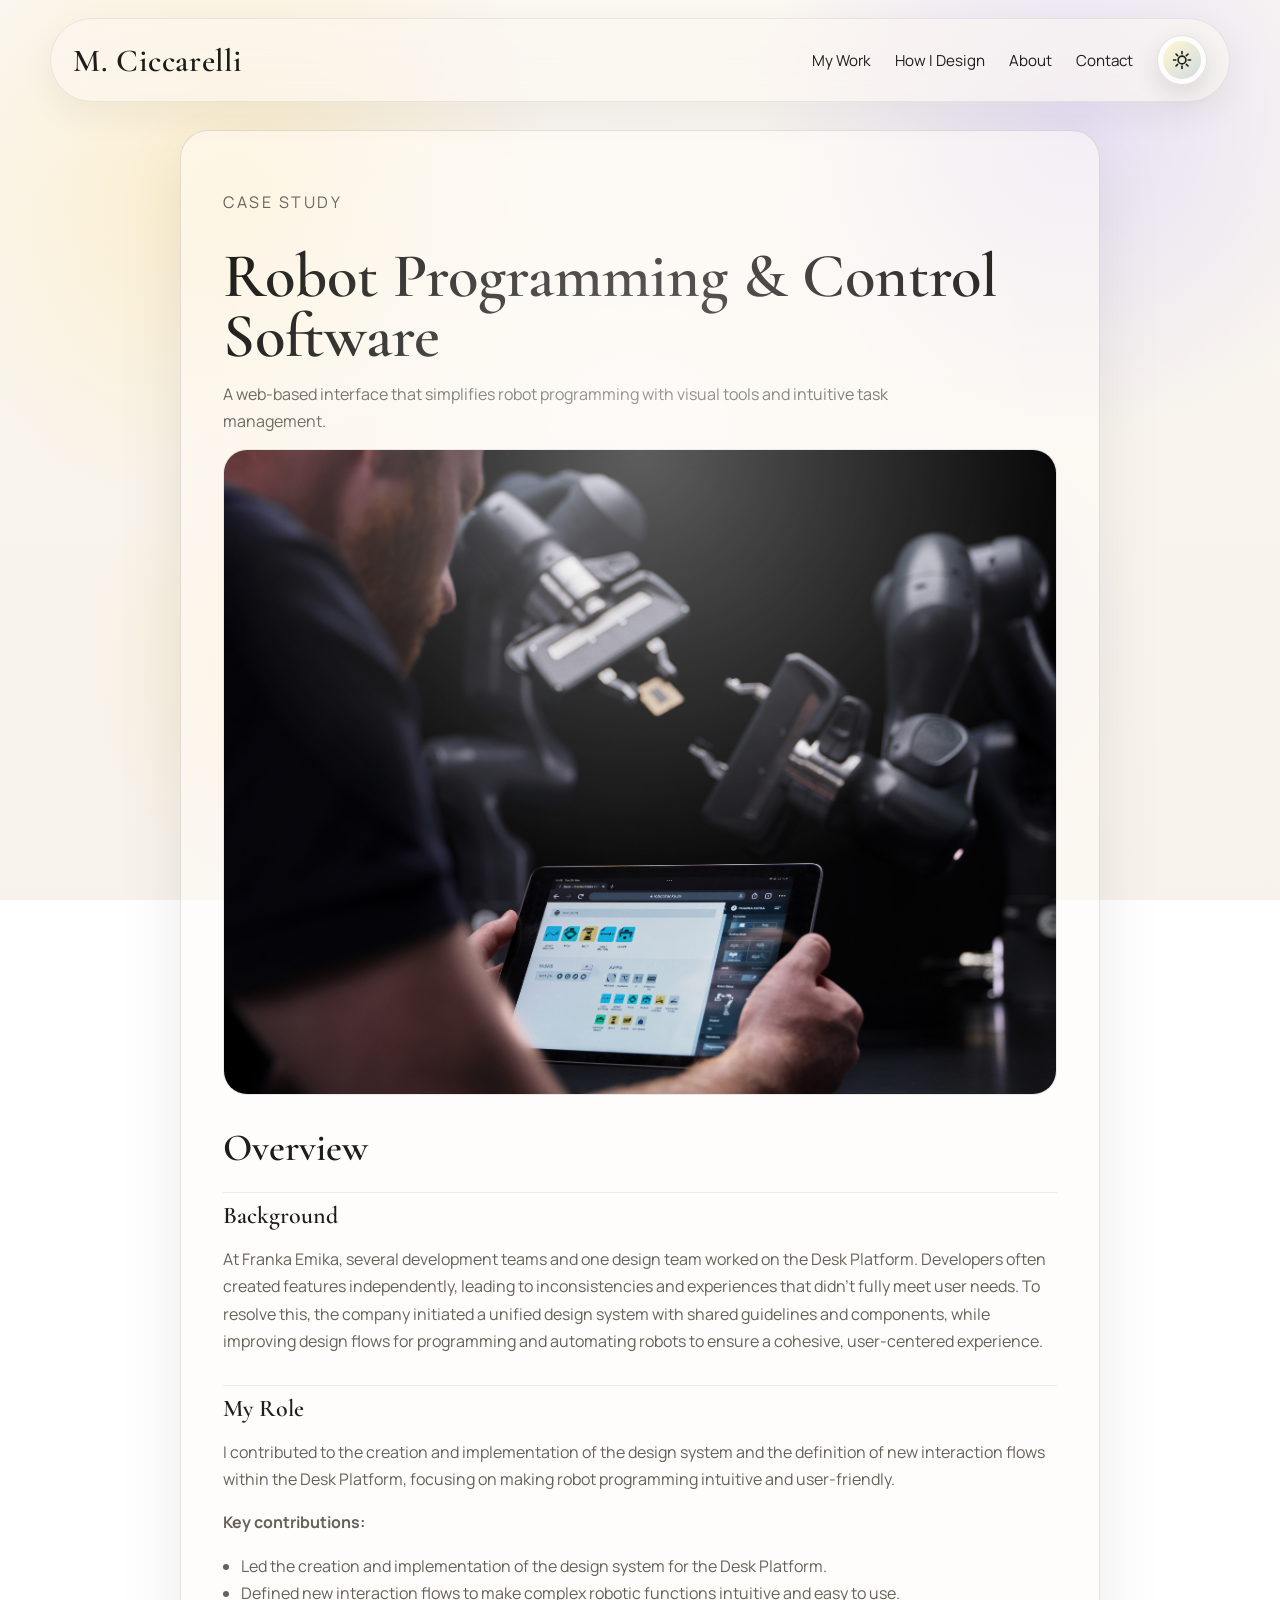
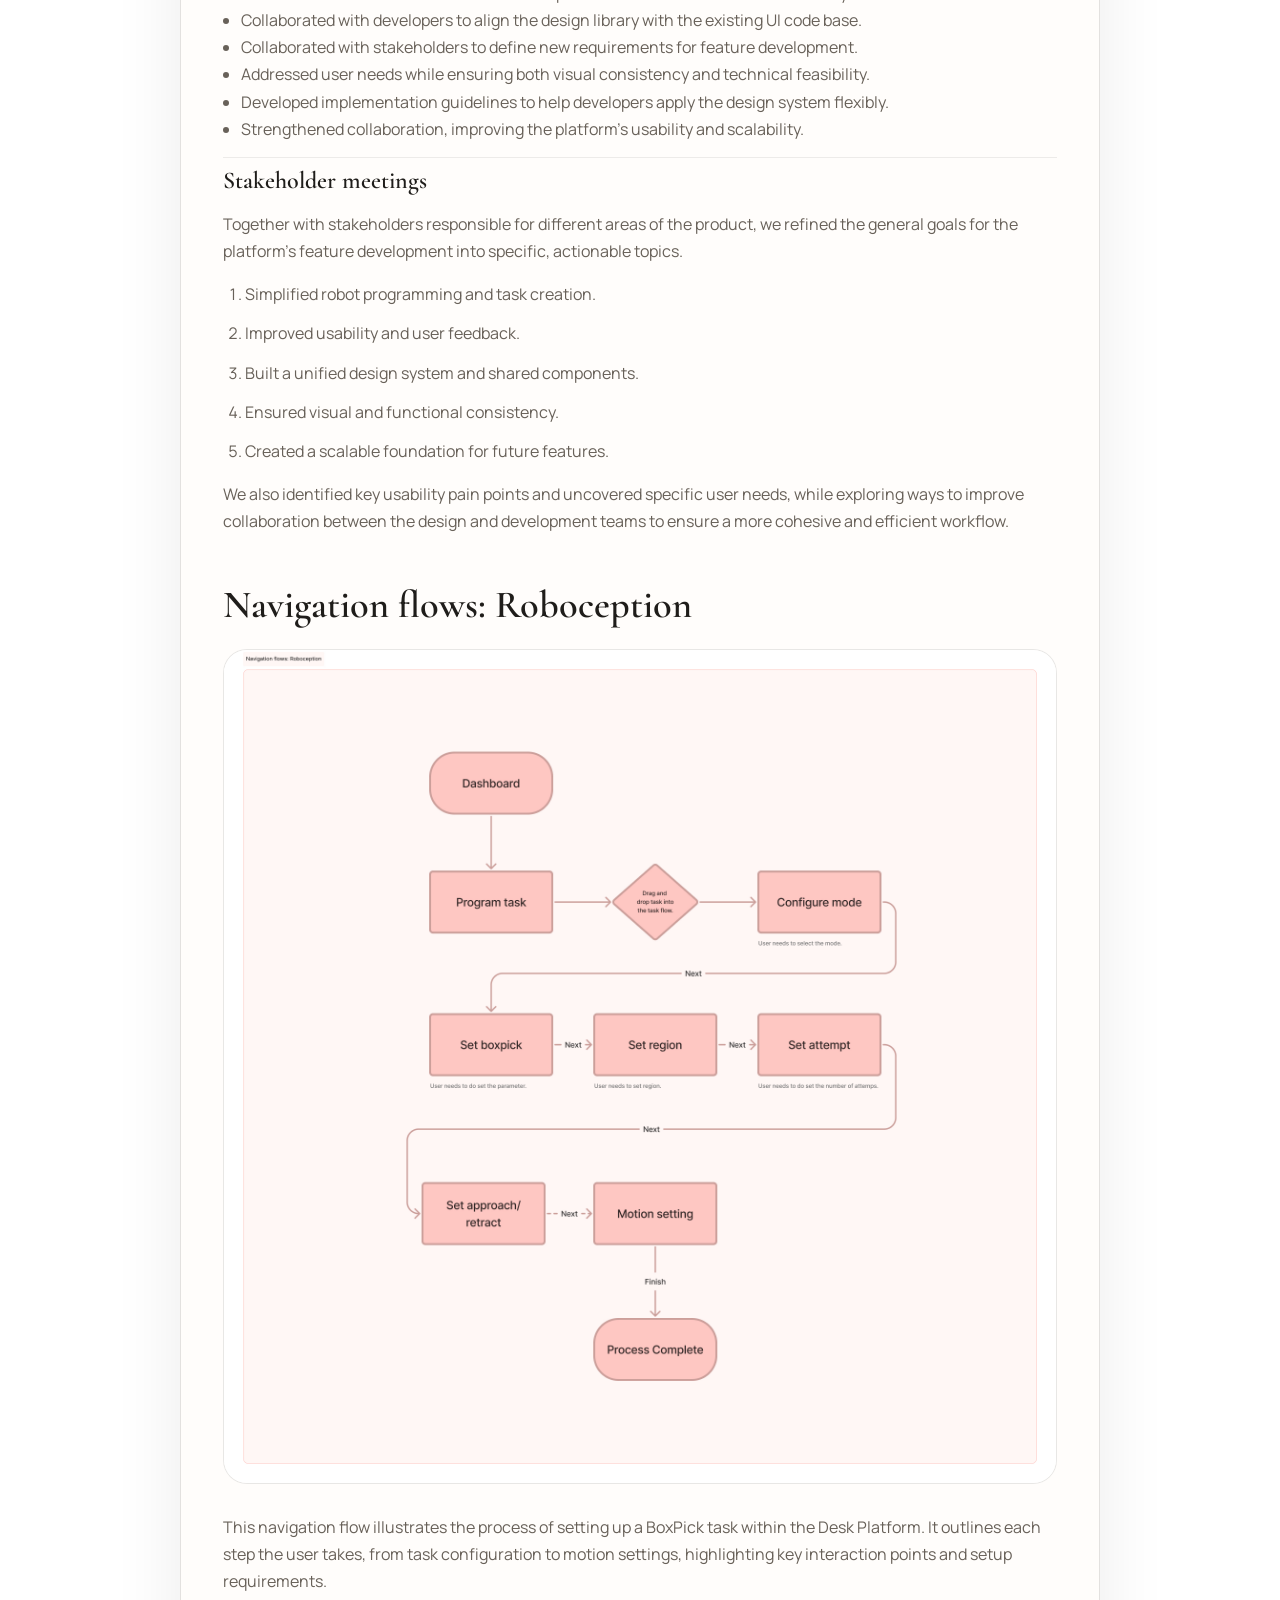
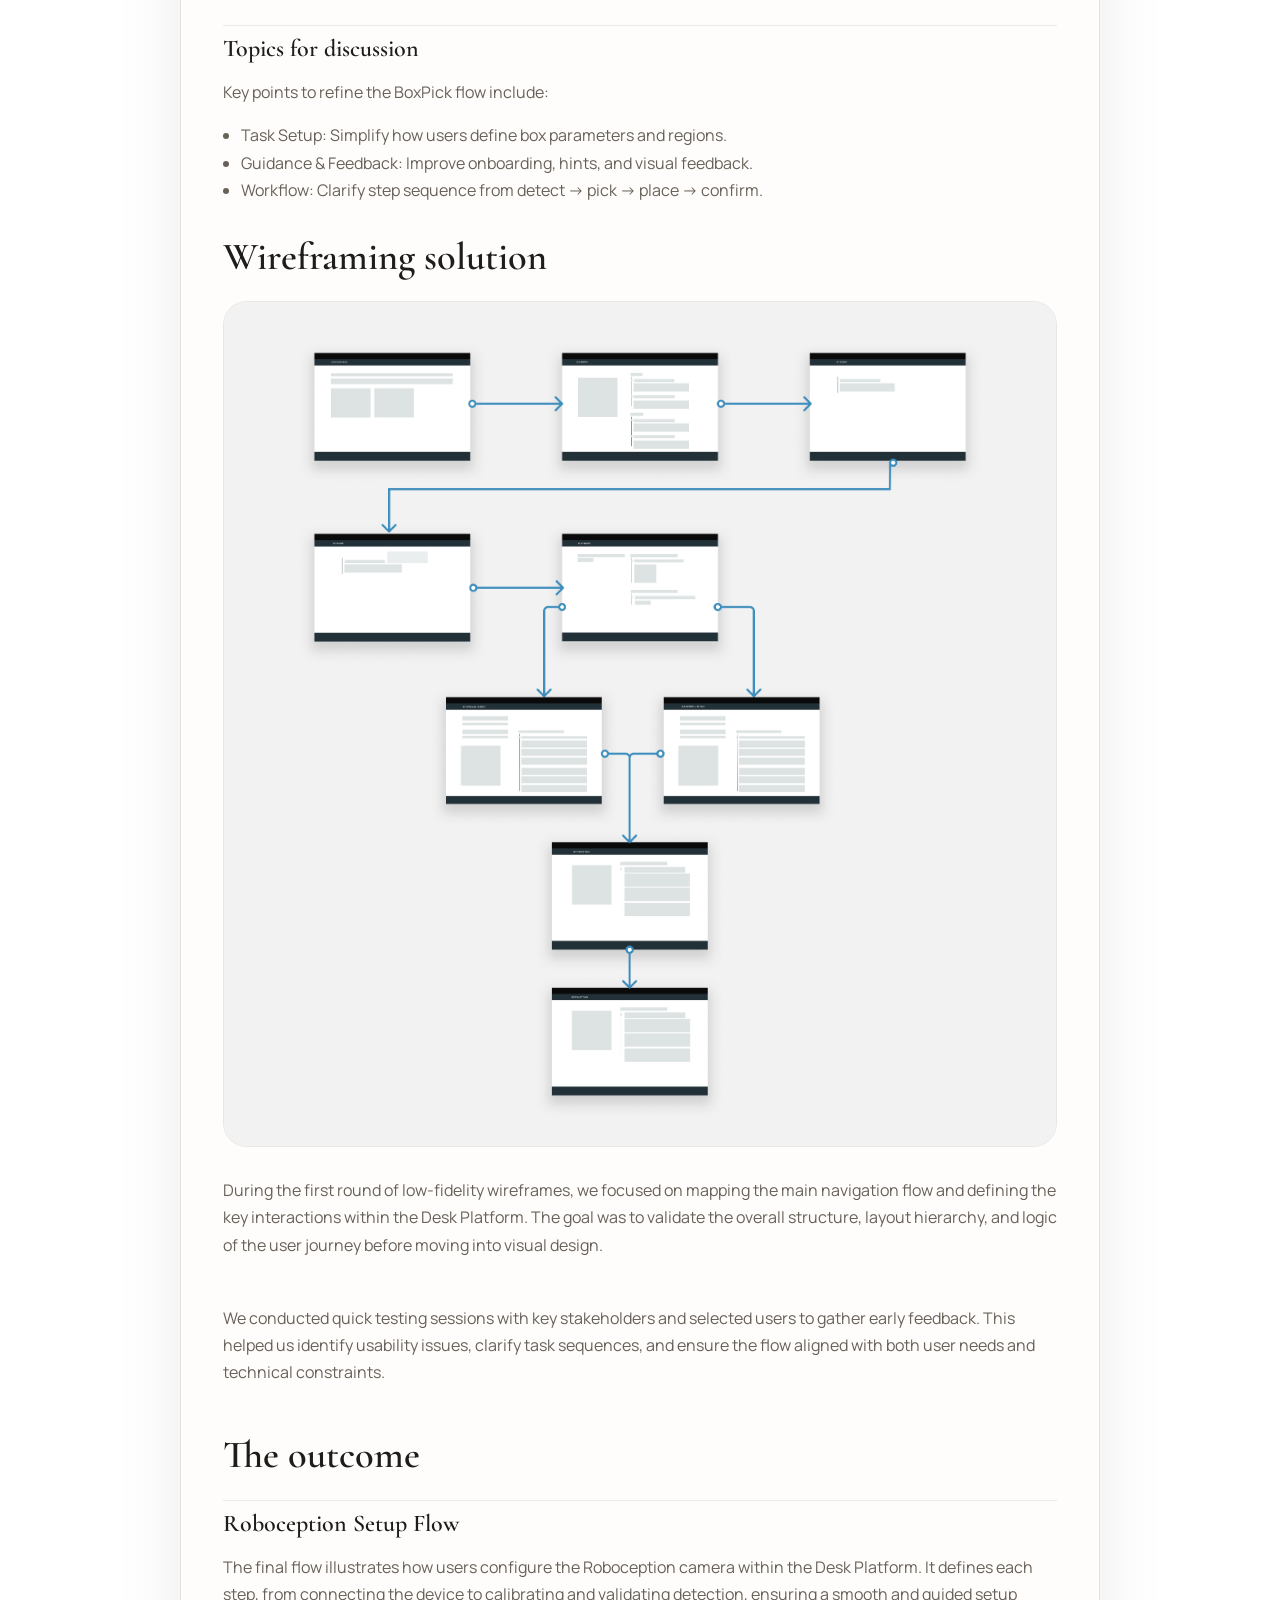
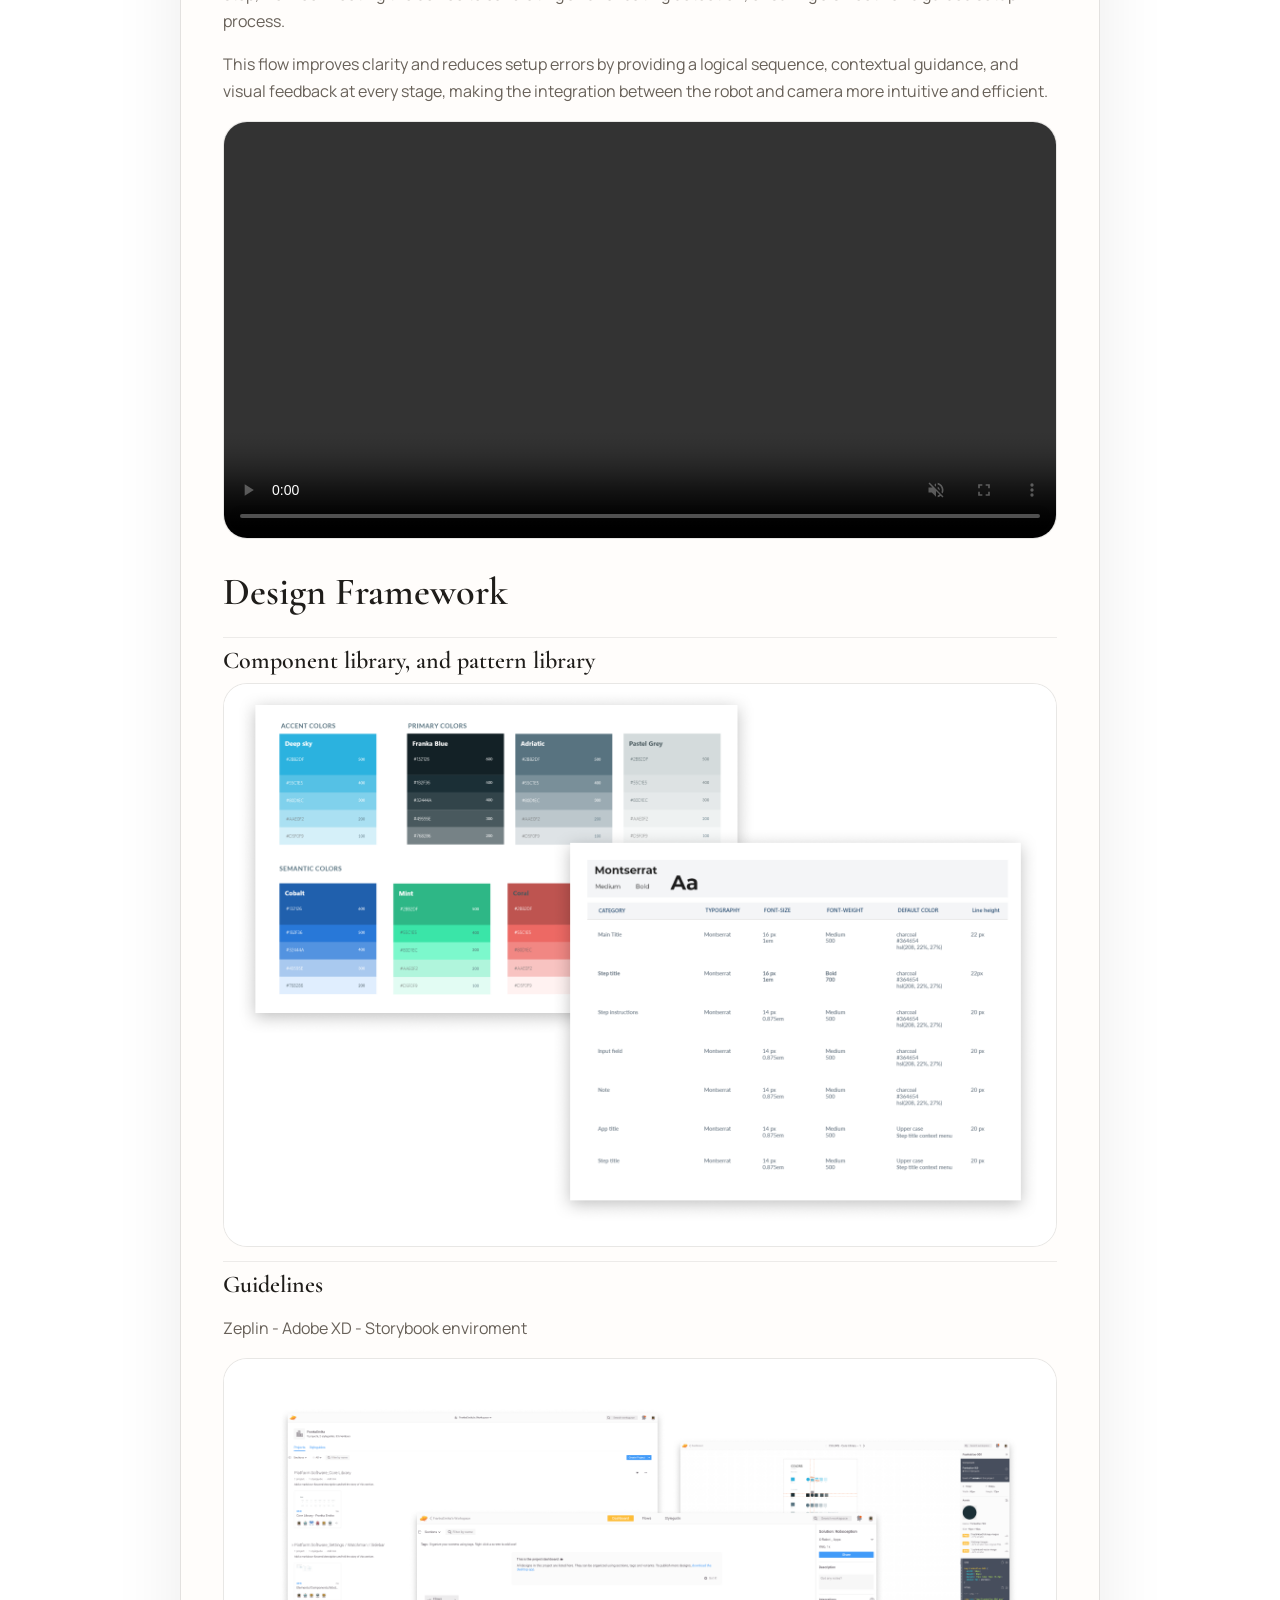
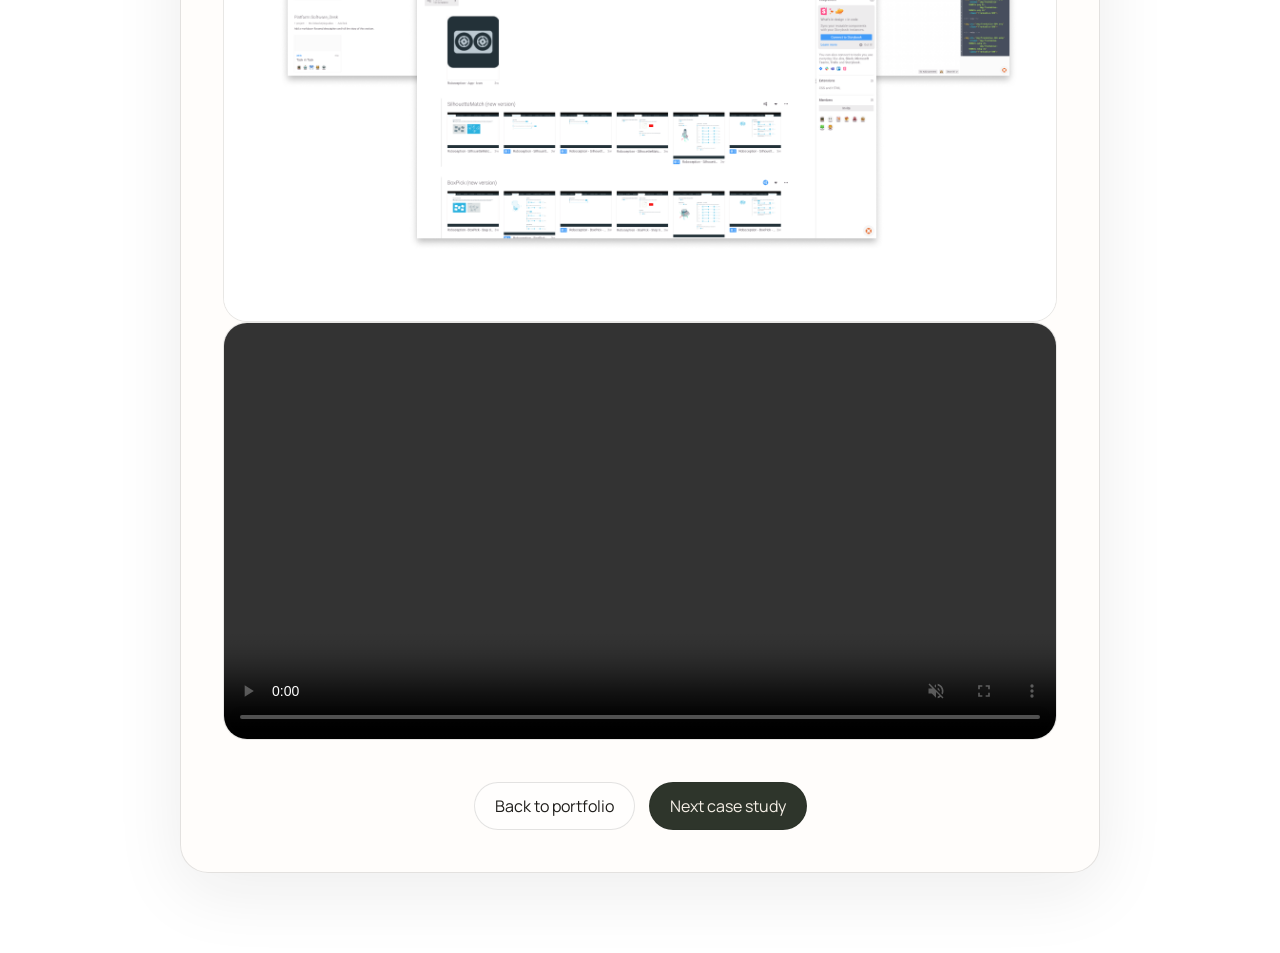
<file: robot-programming-control-software.html>
<!DOCTYPE html>
<html lang="en">
  <head>
    <meta charset="UTF-8" />
    <meta name="viewport" content="width=device-width, initial-scale=1.0" />
    <title>Robot Programming &amp; Control Software | Maria Ciccarelli</title>
    <link rel="preconnect" href="https://fonts.googleapis.com" />
    <link rel="preconnect" href="https://fonts.gstatic.com" crossorigin />
    <link
      href="https://fonts.googleapis.com/css2?family=Manrope:wght@400;500;600;700;800&family=Cormorant+Garamond:wght@500;600;700&display=swap"
      rel="stylesheet"
    />
    <link rel="stylesheet" href="styles.css" />
  </head>
  <body class="case-study-page">
    <div class="page-shell">
      <header class="site-header">
        <a class="brand" href="index.html">M. Ciccarelli</a>
        <nav class="site-nav" id="site-nav" aria-label="Primary navigation">
          <a href="index.html#work">My Work</a>
          <a href="index.html#approach">How I Design</a>
          <a href="index.html#about">About</a>
          <a href="index.html#contact">Contact</a>
        </nav>
        <div class="site-header-buttons">
          <button class="menu-toggle" type="button" aria-expanded="false" aria-controls="site-nav">
            Menu
          </button>
          <button class="theme-toggle" type="button" aria-label="Switch to dark mode" aria-pressed="false">
            <span class="theme-toggle__icon theme-toggle__icon--sun" aria-hidden="true">
              <svg viewBox="0 0 24 24" fill="none" stroke-width="1.8" stroke-linecap="round" stroke-linejoin="round">
                <circle cx="12" cy="12" r="4.25"></circle>
                <path d="M12 2.75v2.5M12 18.75v2.5M21.25 12h-2.5M5.25 12h-2.5M18.54 5.46l-1.77 1.77M7.23 16.77l-1.77 1.77M18.54 18.54l-1.77-1.77M7.23 7.23L5.46 5.46"></path>
              </svg>
            </span>
            <span class="theme-toggle__icon theme-toggle__icon--moon" aria-hidden="true">
              <svg viewBox="0 0 24 24" fill="none" stroke-width="1.8" stroke-linecap="round" stroke-linejoin="round">
                <path d="M20.2 14.2A7.7 7.7 0 1 1 9.8 3.8a6.2 6.2 0 0 0 10.4 10.4Z"></path>
              </svg>
            </span>
          </button>
        </div>
      </header>

      <main class="case-study">
        <article class="case-study-shell">
          <section class="case-study-section">
            <p class="eyebrow">Case Study</p>
            <h1 class="case-study-title">Robot Programming &amp; Control Software</h1>
            <p class="case-study-lead">
              A web-based interface that simplifies robot programming with
              visual tools and intuitive task management.
            </p>
            <img
              class="case-study-image"
              src="images/robot/franka_hero.jpg"
              alt="Robot Programming and Control Software hero visual"
            />
          </section>

          <section class="case-study-section">
            <h2>Overview</h2>
            <div class="case-study-subsection">
              <h3>Background</h3>
              <p>
                At Franka Emika, several development teams and one design team
                worked on the Desk Platform. Developers often created features
                independently, leading to inconsistencies and experiences that
                didn’t fully meet user needs. To resolve this, the company
                initiated a unified design system with shared guidelines and
                components, while improving design flows for programming and
                automating robots to ensure a cohesive, user-centered
                experience.
              </p>
            </div>
            <div class="case-study-subsection">
              <h3>My Role</h3>
              <p>
                I contributed to the creation and implementation of the design
                system and the definition of new interaction flows within the
                Desk Platform, focusing on making robot programming intuitive
                and user-friendly.
              </p>
              <p class="case-study-emphasis">Key contributions:</p>
              <ul>
                <li>Led the creation and implementation of the design system for the Desk Platform.</li>
                <li>Defined new interaction flows to make complex robotic functions intuitive and easy to use.</li>
                <li>Collaborated with developers to align the design library with the existing UI code base.</li>
                <li>Collaborated with stakeholders to define new requirements for feature development.</li>
                <li>Addressed user needs while ensuring both visual consistency and technical feasibility.</li>
                <li>Developed implementation guidelines to help developers apply the design system flexibly.</li>
                <li>Strengthened collaboration, improving the platform’s usability and scalability.</li>
              </ul>
            </div>
            <div class="case-study-subsection">
              <h3>Stakeholder meetings</h3>
              <p>
                Together with stakeholders responsible for different areas of
                the product, we refined the general goals for the platform’s
                feature development into specific, actionable topics.
              </p>
              <ol class="case-study-numbered-list">
                <li>Simplified robot programming and task creation.</li>
                <li>Improved usability and user feedback.</li>
                <li>Built a unified design system and shared components.</li>
                <li>Ensured visual and functional consistency.</li>
                <li>Created a scalable foundation for future features.</li>
              </ol>
              <p>
                We also identified key usability pain points and uncovered
                specific user needs, while exploring ways to improve
                collaboration between the design and development teams to
                ensure a more cohesive and efficient workflow.
              </p>
            </div>
          </section>

          <section class="case-study-section">
            <h2>Navigation flows: Roboception</h2>
            <img
              class="case-study-image"
              src="images/robot/Navigation flows_ Roboception.jpg"
              alt="Navigation flows Roboception"
            />
            <p>
              This navigation flow illustrates the process of setting up a
              BoxPick task within the Desk Platform. It outlines each step the
              user takes, from task configuration to motion settings,
              highlighting key interaction points and setup requirements.
            </p>
            <div class="case-study-subsection">
              <h3>Topics for discussion</h3>
              <p>Key points to refine the BoxPick flow include:</p>
              <ul>
                <li>Task Setup: Simplify how users define box parameters and regions.</li>
                <li>Guidance &amp; Feedback: Improve onboarding, hints, and visual feedback.</li>
                <li>Workflow: Clarify step sequence from detect → pick → place → confirm.</li>
              </ul>
            </div>
          </section>

          <section class="case-study-section">
            <h2>Wireframing solution</h2>
            <img
              class="case-study-image"
              src="images/robot/Wireframing solution.jpg"
              alt="Wireframing solution"
            />
            <p>
              During the first round of low-fidelity wireframes, we focused on
              mapping the main navigation flow and defining the key
              interactions within the Desk Platform. The goal was to validate
              the overall structure, layout hierarchy, and logic of the user
              journey before moving into visual design.
            </p>
            <p>
              We conducted quick testing sessions with key stakeholders and
              selected users to gather early feedback. This helped us identify
              usability issues, clarify task sequences, and ensure the flow
              aligned with both user needs and technical constraints.
            </p>
          </section>

          <section class="case-study-section">
            <h2>The outcome</h2>
            <div class="case-study-subsection">
              <h3>Roboception Setup Flow</h3>
              <p>
                The final flow illustrates how users configure the Roboception
                camera within the Desk Platform. It defines each step, from
                connecting the device to calibrating and validating detection,
                ensuring a smooth and guided setup process.
              </p>
              <p>
                This flow improves clarity and reduces setup errors by
                providing a logical sequence, contextual guidance, and visual
                feedback at every stage, making the integration between the
                robot and camera more intuitive and efficient.
              </p>
              <video
                class="case-study-image"
                src="images/robot/output.1.mp4"
                autoplay
                muted
                loop
                playsinline
                controls
                aria-label="Roboception setup flow video"
              ></video>
            </div>
          </section>

          <section class="case-study-section">
            <h2>Design Framework</h2>
            <div class="case-study-subsection">
              <h3>Component library, and pattern library</h3>
              <img
                class="case-study-image"
                src="images/robot/Component library, and pattern library.png"
                alt="Component library and pattern library"
              />
            </div>
            <div class="case-study-subsection">
              <h3>Guidelines</h3>
              <p>Zeplin - Adobe XD - Storybook enviroment</p>
              <img
                class="case-study-image"
                src="images/robot/Zeplin - Adobe XD - Storybook enviroment.png"
                alt="Zeplin Adobe XD Storybook enviroment"
              />
              <video
                class="case-study-image"
                src="images/robot/output. 2.mp4"
                autoplay
                muted
                loop
                playsinline
                controls
                aria-label="Guidelines output video"
              ></video>
            </div>
          </section>

          <section class="case-study-section">
            <div class="case-study-actions">
              <a class="button button-secondary" href="index.html#work">Back to portfolio</a>
              <a class="button button-primary" href="ai-energy-management-system.html">Next case study</a>
            </div>
          </section>
        </article>
      </main>
    </div>
    <script src="script.js"></script>
  </body>
</html>
</file>
<file: styles.css>
:root {
  --bg: #f7f2ea;
  --bg-start: #fbf7f1;
  --panel: rgba(255, 252, 247, 0.72);
  --panel-strong: rgba(255, 252, 247, 0.52);
  --text: #1f1d1a;
  --muted: #686159;
  --line: rgba(31, 29, 26, 0.12);
  --accent: #6f7a66;
  --accent-strong: #2e352b;
  --button-primary-text: #f5efe6;
  --hero-text: rgba(31, 29, 26, 0.86);
  --header-border: rgba(31, 29, 26, 0.08);
  --header-bg: rgba(251, 247, 241, 0.58);
  --header-shadow: 0 12px 35px rgba(31, 29, 26, 0.06);
  --button-surface: rgba(255, 255, 255, 0.78);
  --button-surface-soft: rgba(255, 255, 255, 0.58);
  --body-glow: radial-gradient(circle at 50% 50%, rgba(255, 255, 255, 0.46) 0%, rgba(255, 255, 255, 0) 58%);
  --glow-warm: rgba(255, 225, 138, 0.34);
  --glow-violet: rgba(187, 174, 255, 0.3);
  --glow-gold: rgba(255, 207, 92, 0.22);
  --glow-lilac: rgba(205, 193, 255, 0.22);
  --theme-toggle-track: linear-gradient(135deg, rgba(255, 247, 201, 0.95), rgba(202, 214, 222, 0.95));
  --theme-toggle-shadow: 0 10px 24px rgba(31, 29, 26, 0.12);
  --theme-focus: rgba(111, 122, 102, 0.24);
  --sand: #dccfbe;
  --olive: #c7cfbf;
  --blue: #cad6de;
  --shadow: 0 18px 70px rgba(31, 29, 26, 0.08);
  --radius: 28px;
  --max-width: 1180px;
}

:root[data-theme="dark"] {
  --bg: #10151d;
  --bg-start: #0c1017;
  --panel: rgba(20, 26, 35, 0.72);
  --panel-strong: rgba(20, 26, 35, 0.82);
  --text: #eef2f7;
  --muted: #b3bcc9;
  --line: rgba(226, 234, 245, 0.14);
  --accent: #c3d1bf;
  --accent-strong: #e6efe5;
  --button-primary-text: #1d2f4d;
  --hero-text: rgba(243, 246, 251, 0.94);
  --header-border: rgba(226, 234, 245, 0.12);
  --header-bg: rgba(13, 18, 27, 0.74);
  --header-shadow: 0 20px 44px rgba(2, 6, 12, 0.45);
  --button-surface: rgba(25, 32, 44, 0.84);
  --button-surface-soft: rgba(24, 31, 43, 0.7);
  --body-glow: radial-gradient(circle at 50% 50%, rgba(110, 136, 180, 0.14) 0%, rgba(110, 136, 180, 0) 62%);
  --glow-warm: rgba(212, 162, 63, 0.14);
  --glow-violet: rgba(125, 121, 215, 0.18);
  --glow-gold: rgba(255, 193, 94, 0.08);
  --glow-lilac: rgba(120, 116, 196, 0.16);
  --theme-toggle-track: linear-gradient(135deg, rgba(255, 223, 137, 0.34), rgba(96, 124, 173, 0.42));
  --theme-toggle-shadow: 0 14px 28px rgba(2, 6, 12, 0.36);
  --theme-focus: rgba(206, 223, 255, 0.28);
  --shadow: 0 24px 80px rgba(2, 6, 12, 0.38);
}

*,
*::before,
*::after {
  box-sizing: border-box;
}

html {
  scroll-behavior: smooth;
  color-scheme: light;
}

html[data-theme="dark"] {
  color-scheme: dark;
}

body {
  margin: 0;
  min-width: 320px;
  font-family: "Manrope", sans-serif;
  color: var(--text);
  background:
    radial-gradient(circle at 18% 22%, var(--glow-warm) 0%, rgba(255, 225, 138, 0) 26%),
    radial-gradient(circle at 84% 14%, var(--glow-violet) 0%, rgba(187, 174, 255, 0) 24%),
    radial-gradient(circle at 26% 72%, var(--glow-gold) 0%, rgba(255, 207, 92, 0) 22%),
    radial-gradient(circle at 72% 70%, var(--glow-lilac) 0%, rgba(205, 193, 255, 0) 20%),
    linear-gradient(180deg, var(--bg-start) 0%, var(--bg) 100%);
  background-attachment: fixed;
  transition: background 280ms ease, color 220ms ease;
}

.site-header,
.hero,
.intro,
.work,
.approach,
.about,
.site-footer,
.project-card,
.project-visual,
.project-content,
.about-panel,
.about-copy,
.about-note,
.about-photo-wrap {
  min-width: 0;
}

body::before {
  content: "";
  position: fixed;
  inset: 0;
  pointer-events: none;
  background-image: var(--body-glow);
  opacity: 0.8;
  mix-blend-mode: screen;
  transition: background-image 280ms ease, opacity 220ms ease;
}

.page-shell {
  width: min(calc(100% - 40px), var(--max-width));
  margin: 0 auto;
  padding-bottom: 64px;
}

.site-header,
.hero,
.intro,
.work,
.approach,
.about,
.site-footer {
  position: relative;
  z-index: 1;
}

.site-header {
  display: grid;
  grid-template-columns: auto 1fr auto;
  align-items: center;
  gap: 24px;
  padding: 16px 22px;
  margin-top: 18px;
  border: 1px solid var(--header-border);
  border-radius: 999px;
  background: var(--header-bg);
  backdrop-filter: blur(16px);
  box-shadow: var(--header-shadow);
  position: sticky;
  top: 14px;
  z-index: 20;
  transition: background-color 260ms ease, border-color 260ms ease, box-shadow 260ms ease;
}

.brand,
.site-nav a,
.button,
.text-link,
.footer-links a {
  color: inherit;
  text-decoration: none;
}

.brand {
  font-family: "Cormorant Garamond", serif;
  font-size: 2rem;
  font-weight: 600;
  letter-spacing: 0.02em;
}

.site-nav {
  display: flex;
  gap: 24px;
  font-size: 0.95rem;
  align-items: center;
  justify-self: end;
}

.site-header-buttons {
  display: flex;
  align-items: center;
  justify-self: end;
  gap: 12px;
}

.site-nav a,
.text-link,
.footer-links a {
  position: relative;
}

.site-nav a::after,
.text-link::after,
.footer-links a::after {
  content: "";
  position: absolute;
  left: 0;
  bottom: -4px;
  width: 100%;
  height: 1px;
  background: currentColor;
  transform: scaleX(0);
  transform-origin: left;
  transition: transform 180ms ease;
}

.site-nav a:hover::after,
.site-nav a:focus-visible::after,
.text-link:hover::after,
.text-link:focus-visible::after,
.footer-links a:hover::after,
.footer-links a:focus-visible::after {
  transform: scaleX(1);
}

.menu-toggle {
  display: none;
  border: 1px solid var(--line);
  border-radius: 999px;
  background: var(--button-surface);
  padding: 10px 16px;
  font: inherit;
  color: var(--text);
  transition: background-color 220ms ease, border-color 220ms ease, color 220ms ease;
}

.theme-toggle {
  width: 50px;
  height: 50px;
  border: 1px solid var(--line);
  border-radius: 999px;
  background: var(--button-surface);
  color: var(--text);
  display: inline-flex;
  align-items: center;
  justify-content: center;
  padding: 0;
  position: relative;
  overflow: hidden;
  box-shadow: var(--theme-toggle-shadow);
  cursor: pointer;
  transition:
    transform 220ms ease,
    background-color 220ms ease,
    border-color 220ms ease,
    color 220ms ease,
    box-shadow 220ms ease;
}

.theme-toggle::before {
  content: "";
  position: absolute;
  inset: 5px;
  border-radius: inherit;
  background: var(--theme-toggle-track);
  opacity: 0.92;
  transition: transform 260ms ease, opacity 220ms ease;
}

.theme-toggle:hover {
  transform: translateY(-1px);
}

.theme-toggle:focus-visible,
.menu-toggle:focus-visible {
  outline: none;
  box-shadow: 0 0 0 4px var(--theme-focus);
}

.theme-toggle__icon {
  position: absolute;
  display: inline-flex;
  align-items: center;
  justify-content: center;
  width: 22px;
  height: 22px;
  z-index: 1;
  transition: transform 240ms ease, opacity 200ms ease;
}

.theme-toggle__icon svg {
  width: 100%;
  height: 100%;
  stroke: currentColor;
}

.theme-toggle__icon--sun {
  opacity: 1;
  transform: scale(1) rotate(0deg);
}

.theme-toggle__icon--moon {
  opacity: 0;
  transform: scale(0.7) rotate(-18deg);
}

html[data-theme="dark"] .theme-toggle__icon--sun {
  opacity: 0;
  transform: scale(0.7) rotate(18deg);
}

html[data-theme="dark"] .theme-toggle__icon--moon {
  opacity: 1;
  transform: scale(1) rotate(0deg);
}

.hero,
.approach,
.about-panel,
.site-footer {
  border: 1px solid var(--line);
  background: var(--panel);
  backdrop-filter: blur(12px);
  box-shadow: var(--shadow);
}

.hero {
  padding: clamp(48px, 8vw, 92px);
  margin-top: 16px;
  overflow: hidden;
  border: none;
  background: transparent;
  backdrop-filter: none;
  box-shadow: none;
}

.intro {
  padding: clamp(28px, 5vw, 44px);
  border: none;
  background: transparent;
  backdrop-filter: none;
  box-shadow: none;
}

.eyebrow,
.project-meta,
.note-label {
  text-transform: uppercase;
  letter-spacing: 0.16em;
  font-size: 0.78rem;
  color: var(--muted);
}

h1,
h2,
h3 {
  margin: 0;
  font-weight: 600;
}

h1,
h2 {
  font-family: "Cormorant Garamond", serif;
  line-height: 0.95;
}

h1 {
  margin-top: 18px;
  max-width: 12ch;
  font-size: clamp(3.7rem, 9vw, 7rem);
}

.hero-intro {
  display: flex;
  align-items: center;
  gap: 14px;
}

.hero-spark {
  width: 16px;
  height: 16px;
  position: relative;
  border-radius: 999px;
  background:
    radial-gradient(circle at center, rgba(255, 255, 255, 0.98) 0 20%, rgba(158, 198, 214, 0.92) 21% 48%, rgba(158, 198, 214, 0.2) 49% 100%);
  box-shadow: 0 0 0 10px rgba(158, 198, 214, 0.12);
  animation: flareFloat 3.2s ease-in-out infinite;
}

.hero-copy,
.section-copy,
.project-content p,
.approach-grid p,
.about-copy p,
.about-note li {
  color: var(--muted);
  line-height: 1.7;
  font-size: 1.02rem;
  overflow-wrap: break-word;
}

.hero-copy {
  max-width: 980px;
  margin: 0;
  font-size: clamp(2.5rem, 6.6vw, 5.1rem);
  font-family: "Cormorant Garamond", serif;
  line-height: 0.98;
  color: var(--hero-text);
  letter-spacing: -0.03em;
  transition: color 260ms ease;
}

.hero-rotator {
  position: relative;
  min-height: clamp(180px, 20vw, 250px);
  margin-top: 18px;
  overflow: hidden;
}

.hero-copy-rotating {
  position: absolute;
  inset: 0 auto auto 0;
  opacity: 0;
  transform: translateY(120%);
  pointer-events: none;
  will-change: transform, opacity;
  transition:
    opacity 420ms ease,
    transform 700ms cubic-bezier(0.2, 0.8, 0.2, 1);
}

.hero-copy-rotating.is-active {
  opacity: 1;
  transform: translateY(0);
  z-index: 2;
}

.hero-copy-rotating.is-exiting {
  opacity: 0;
  transform: translateY(-120%);
  z-index: 1;
}

.hero .hero-animate {
  opacity: 0;
  transform: translateY(28px);
  filter: blur(6px);
}

.hero.is-visible .hero-animate {
  animation: heroRise 820ms cubic-bezier(0.2, 0.8, 0.2, 1) forwards;
}

.hero.is-visible .hero-animate:nth-child(1) {
  animation-delay: 80ms;
}

.hero.is-visible .hero-rotator.hero-animate {
  animation-delay: 280ms;
}

.hero.is-visible .hero-actions.hero-animate {
  animation-delay: 500ms;
}

.hero-actions {
  display: flex;
  flex-wrap: wrap;
  gap: 14px;
  margin-top: 34px;
}

.button {
  display: inline-flex;
  align-items: center;
  justify-content: center;
  min-height: 48px;
  padding: 0 20px;
  border-radius: 999px;
  border: 1px solid var(--line);
  position: relative;
  overflow: hidden;
  transition:
    transform 220ms ease,
    box-shadow 220ms ease,
    border-color 220ms ease;
}

.button::after {
  content: "";
  position: absolute;
  inset: 0;
  background: linear-gradient(120deg, transparent 0%, rgba(255, 255, 255, 0.38) 46%, transparent 72%);
  transform: translateX(-130%);
  transition: transform 420ms ease;
}

.button:hover,
.button:focus-visible {
  transform: translateY(-2px);
  box-shadow: 0 18px 35px rgba(31, 29, 26, 0.1);
}

.button:hover::after,
.button:focus-visible::after {
  transform: translateX(130%);
}

.button-primary {
  background: var(--accent-strong);
  color: var(--button-primary-text);
}

.button-secondary {
  background: var(--button-surface-soft);
}

.hero-meta {
  display: flex;
  flex-wrap: wrap;
  gap: 18px;
  margin-top: 44px;
  color: var(--muted);
}

.intro,
.work,
.approach,
.about,
.site-footer {
  margin-top: 32px;
}

.approach,
.site-footer {
  padding: clamp(28px, 5vw, 44px);
  border-radius: var(--radius);
}

.work {
  padding-top: 12px;
}

.section-heading {
  display: grid;
  gap: 14px;
  margin-bottom: 28px;
}

.section-heading h2,
.site-footer h2 {
  max-width: none;
  font-size: clamp(1.9rem, 3.8vw, 3rem);
  white-space: nowrap;
}

.approach .section-heading h2,
.about .section-heading h2 {
  white-space: normal;
  max-width: 24ch;
}

.section-copy {
  max-width: 760px;
  margin: 0;
}

.project-card {
  display: block;
}

.project-card-link {
  display: block;
}

.project-grid {
  display: grid;
  grid-template-columns: repeat(2, minmax(0, 1fr));
  gap: 34px 30px;
  margin-top: 12px;
}

.project-grid .project-card {
  transform: translateY(0);
  transition: transform 260ms ease;
}

.project-grid .project-card .project-visual {
  min-height: 360px;
  height: 360px;
}

.project-content h3,
.approach-grid h3 {
  font-family: "Cormorant Garamond", serif;
  font-size: clamp(1.45rem, 2.2vw, 1.95rem);
  line-height: 1.08;
}

.project-content p {
  margin: 0;
}

.project-highlights,
.about-note ul {
  margin: 0;
  padding-left: 18px;
  color: var(--muted);
}

.project-visual {
  min-height: 420px;
  border-radius: 34px;
  overflow: hidden;
  display: block;
  position: relative;
  isolation: isolate;
  padding: 0;
  background: #0f1115;
  transition:
    transform 420ms cubic-bezier(0.22, 1, 0.36, 1),
    box-shadow 420ms cubic-bezier(0.22, 1, 0.36, 1);
}

.project-visual::before {
  content: "";
  position: absolute;
  inset: 0;
  z-index: 0;
  pointer-events: none;
  background: linear-gradient(180deg, rgba(8, 10, 14, 0.78) 0%, rgba(8, 10, 14, 0.36) 26%, rgba(8, 10, 14, 0) 52%);
}

.soft-olive::before {
  background: linear-gradient(180deg, rgba(73, 108, 82, 0.54) 0%, rgba(73, 108, 82, 0.18) 28%, rgba(73, 108, 82, 0) 56%);
}

.warm-sand::before {
  background: linear-gradient(180deg, rgba(168, 106, 58, 0.58) 0%, rgba(168, 106, 58, 0.46) 50%, rgba(168, 106, 58, 0.14) 72%, rgba(168, 106, 58, 0) 100%);
}

.muted-blue::before {
  background: linear-gradient(180deg, rgba(70, 103, 154, 0.54) 0%, rgba(70, 103, 154, 0.18) 28%, rgba(70, 103, 154, 0) 56%);
}

.paper-white::before {
  background: linear-gradient(180deg, rgba(102, 102, 108, 0.56) 0%, rgba(102, 102, 108, 0.42) 50%, rgba(102, 102, 108, 0.14) 72%, rgba(102, 102, 108, 0) 100%);
}

.project-hover-copy {
  position: absolute;
  top: 28px;
  left: 28px;
  right: 28px;
  z-index: 2;
  opacity: 0;
  transform: translateY(16px);
  transition:
    opacity 360ms cubic-bezier(0.22, 1, 0.36, 1),
    transform 360ms cubic-bezier(0.22, 1, 0.36, 1);
}

.project-hover-copy h3 {
  margin: 0;
  color: #faf6ef;
  font-family: "Cormorant Garamond", serif;
  font-size: clamp(1.5rem, 2.5vw, 2.15rem);
  line-height: 1;
}

.project-hover-copy p {
  margin: 8px 0 0;
  color: rgba(250, 246, 239, 0.84);
  font-size: 1rem;
  line-height: 1.45;
}

.soft-olive .project-hover-copy p {
  color: #eef5ef;
}

.warm-sand .project-hover-copy p {
  color: rgba(255, 255, 255, 0.94);
}

.muted-blue .project-hover-copy p {
  color: #eef3fb;
}

.paper-white .project-hover-copy p {
  color: rgba(255, 255, 255, 0.92);
}

.project-media {
  position: absolute;
  left: 18px;
  right: 18px;
  top: 18px;
  bottom: 18px;
  border-radius: 26px;
  overflow: hidden;
  display: grid;
  place-items: center;
  padding: 20px;
  z-index: 1;
  transform: translateY(0) scale(1);
  transition: transform 420ms cubic-bezier(0.22, 1, 0.36, 1);
}

.project-card-image {
  display: block;
  width: 100%;
  height: 100%;
  object-fit: cover;
  border-radius: inherit;
}

.project-card-image-solar {
  object-position: center 10%;
}

.project-card:hover,
.project-card:focus-within {
  transform: translateY(-2px);
}

.project-card:hover .project-visual,
.project-card:focus-within .project-visual {
  box-shadow: 0 24px 60px rgba(31, 29, 26, 0.12);
}

.project-card:hover .project-hover-copy,
.project-card:focus-within .project-hover-copy {
  opacity: 1;
  transform: translateY(0);
}

.project-card:hover .project-media,
.project-card:focus-within .project-media {
  transform: translateY(58px) scale(0.92);
}

.project-card:hover .mockup-window,
.project-card:hover .mockup-phone,
.project-card:hover .mockup-home,
.project-card:hover .robot-console,
.project-card:focus-within .mockup-window,
.project-card:focus-within .mockup-phone,
.project-card:focus-within .mockup-home,
.project-card:focus-within .robot-console {
  transform: translateY(-4px);
}

.warm-sand {
  background:
    linear-gradient(135deg, rgba(255, 255, 255, 0.6), transparent),
    linear-gradient(180deg, #e2d5c5 0%, #d7c7b2 100%);
}

.soft-olive {
  background:
    radial-gradient(circle at top right, rgba(255, 255, 255, 0.55), transparent 40%),
    linear-gradient(180deg, #d5ddcd 0%, #bbc5b0 100%);
}

.muted-blue {
  background:
    linear-gradient(180deg, rgba(255, 255, 255, 0.45), transparent),
    linear-gradient(180deg, #d7e3ea 0%, #bccbd4 100%);
}

.paper-white {
  background:
    radial-gradient(circle at top center, rgba(245, 245, 245, 0.95), transparent 45%),
    linear-gradient(180deg, #f6f4f0 0%, #ece8e1 100%);
}

.mockup-window,
.mockup-phone,
.mockup-stack span {
  box-shadow: 0 24px 55px rgba(28, 25, 22, 0.12);
}

.mockup-trio {
  display: flex;
  align-items: end;
  justify-content: center;
  gap: 14px;
  width: 100%;
  height: 100%;
}

.mockup-window {
  width: min(100%, 620px);
  min-height: 260px;
  border-radius: 22px;
  background: rgba(255, 255, 255, 0.86);
  overflow: hidden;
  transition: transform 360ms cubic-bezier(0.2, 0.8, 0.2, 1);
}

.mockup-bar {
  height: 34px;
  border-bottom: 1px solid rgba(31, 29, 26, 0.08);
  background:
    radial-gradient(circle at 26px 17px, #cbb4a0 0 5px, transparent 6px),
    radial-gradient(circle at 46px 17px, #d9c7a9 0 5px, transparent 6px),
    radial-gradient(circle at 66px 17px, #bec9b2 0 5px, transparent 6px);
}

.mockup-content {
  position: relative;
  margin: 18px;
  border-radius: 16px;
}

.dashboard-layout {
  min-height: 208px;
  background:
    linear-gradient(90deg, rgba(111, 122, 102, 0.16) 0 26%, transparent 26% 100%),
    linear-gradient(rgba(31, 29, 26, 0.08) 12px, transparent 12px) top 18px left 24px / 52% 24px no-repeat,
    linear-gradient(rgba(31, 29, 26, 0.06) 100%, rgba(31, 29, 26, 0.06)) top 58px left 24px / 66% 1px no-repeat,
    linear-gradient(rgba(31, 29, 26, 0.06) 100%, rgba(31, 29, 26, 0.06)) top 92px left 24px / 56% 1px no-repeat,
    linear-gradient(rgba(31, 29, 26, 0.06) 100%, rgba(31, 29, 26, 0.06)) top 126px left 24px / 61% 1px no-repeat,
    linear-gradient(180deg, rgba(202, 214, 222, 0.52), rgba(202, 214, 222, 0.52)) top 24px right 24px / 26% 76% no-repeat,
    rgba(255, 255, 255, 0.96);
}

.mockup-phone {
  width: 230px;
  min-height: 420px;
  border-radius: 34px;
  background: rgba(255, 255, 255, 0.88);
  padding: 16px 14px;
  transition: transform 360ms cubic-bezier(0.2, 0.8, 0.2, 1);
}

.mockup-phone.is-tall {
  width: 170px;
  min-height: 360px;
}

.mockup-phone.is-featured {
  width: 200px;
  min-height: 400px;
}

.mobile-layout {
  min-height: 388px;
  background:
    radial-gradient(circle at top center, rgba(111, 122, 102, 0.28) 0 38px, transparent 39px),
    linear-gradient(rgba(31, 29, 26, 0.08) 12px, transparent 12px) top 96px center / 68% 22px no-repeat,
    linear-gradient(rgba(31, 29, 26, 0.05) 100%, rgba(31, 29, 26, 0.05)) top 140px center / 78% 1px no-repeat,
    linear-gradient(rgba(31, 29, 26, 0.05) 100%, rgba(31, 29, 26, 0.05)) top 180px center / 66% 1px no-repeat,
    linear-gradient(180deg, rgba(202, 214, 222, 0.45), rgba(202, 214, 222, 0.45)) bottom 26px center / 78% 34% no-repeat,
    rgba(255, 255, 255, 0.96);
}

.ai-layout {
  background:
    linear-gradient(rgba(31, 29, 26, 0.08) 12px, transparent 12px) top 28px center / 58% 22px no-repeat,
    linear-gradient(180deg, rgba(141, 162, 224, 0.28), rgba(141, 162, 224, 0.18)) top 74px center / 78% 84px no-repeat,
    linear-gradient(rgba(31, 29, 26, 0.05) 100%, rgba(31, 29, 26, 0.05)) top 176px center / 68% 1px no-repeat,
    linear-gradient(rgba(31, 29, 26, 0.05) 100%, rgba(31, 29, 26, 0.05)) top 206px center / 74% 1px no-repeat,
    linear-gradient(180deg, rgba(207, 223, 244, 0.58), rgba(207, 223, 244, 0.38)) bottom 28px center / 80% 28% no-repeat,
    rgba(255, 255, 255, 0.96);
}

.ai-layout.feature {
  background:
    linear-gradient(rgba(31, 29, 26, 0.08) 14px, transparent 14px) top 28px center / 60% 26px no-repeat,
    linear-gradient(180deg, rgba(118, 147, 235, 0.3), rgba(118, 147, 235, 0.22)) top 80px center / 82% 100px no-repeat,
    radial-gradient(circle at 50% 228px, rgba(118, 147, 235, 0.22) 0 44px, transparent 45px),
    linear-gradient(180deg, rgba(207, 223, 244, 0.62), rgba(207, 223, 244, 0.4)) bottom 24px center / 84% 30% no-repeat,
    rgba(255, 255, 255, 0.98);
}

.solar-window {
  background: rgba(255, 255, 255, 0.92);
}

.solar-layout {
  min-height: 208px;
  background:
    linear-gradient(180deg, rgba(195, 163, 118, 0.26), rgba(195, 163, 118, 0.2)) top 22px left 20px / 22% 82% no-repeat,
    linear-gradient(135deg, rgba(90, 82, 71, 0.82), rgba(120, 113, 98, 0.82)) top 18px right 20px / 64% 84% no-repeat,
    linear-gradient(45deg, rgba(234, 203, 162, 0.8) 0 12%, transparent 12% 20%, rgba(234, 203, 162, 0.8) 20% 32%, transparent 32% 40%, rgba(234, 203, 162, 0.8) 40% 52%, transparent 52% 60%, rgba(234, 203, 162, 0.8) 60% 72%, transparent 72% 80%, rgba(234, 203, 162, 0.8) 80% 92%, transparent 92%) top 34px right 42px / 44% 54% no-repeat,
    rgba(255, 255, 255, 0.97);
}

.micro-grid {
  gap: 18px;
}

.mockup-home {
  width: 210px;
  min-height: 280px;
  border-radius: 24px;
  background:
    linear-gradient(180deg, #d3e4f4 0%, #eef5fb 44%, #f6f5f0 44%, #f6f5f0 100%);
  position: relative;
  box-shadow: 0 24px 55px rgba(28, 25, 22, 0.12);
  transition: transform 360ms cubic-bezier(0.2, 0.8, 0.2, 1);
}

.mockup-home::before {
  content: "";
  position: absolute;
  left: 22px;
  right: 22px;
  bottom: 34px;
  height: 138px;
  background:
    linear-gradient(135deg, transparent 0 38%, #d5d9de 38% 62%, transparent 62%) top center / 100% 48px no-repeat,
    linear-gradient(180deg, #f9f9f7, #ebebe7) bottom center / 100% 98px no-repeat,
    linear-gradient(90deg, rgba(95, 127, 167, 0.4) 0 50%, transparent 50%) bottom 86px center / 88% 28px no-repeat;
  border-radius: 18px;
}

.micro-layout {
  background:
    linear-gradient(rgba(31, 29, 26, 0.08) 12px, transparent 12px) top 26px center / 54% 22px no-repeat,
    linear-gradient(180deg, rgba(31, 29, 26, 0.06), rgba(31, 29, 26, 0.06)) top 84px center / 70% 1px no-repeat,
    linear-gradient(180deg, rgba(235, 191, 112, 0.3), rgba(235, 191, 112, 0.18)) bottom 30px center / 78% 28% no-repeat,
    rgba(255, 255, 255, 0.96);
}

.mockup-stack {
  position: relative;
  width: min(100%, 360px);
  min-height: 240px;
}

.mockup-stack span {
  position: absolute;
  inset: 0;
  border-radius: 24px;
  background: rgba(255, 255, 255, 0.82);
}

.mockup-stack span:nth-child(1) {
  transform: rotate(-8deg) translate(-12px, 10px);
}

.mockup-stack span:nth-child(2) {
  transform: rotate(4deg) translate(10px, -10px);
}

.mockup-stack span:nth-child(3) {
  background:
    linear-gradient(rgba(31, 29, 26, 0.08) 12px, transparent 12px) top 34px left 26px / 44% 22px no-repeat,
    linear-gradient(rgba(31, 29, 26, 0.05) 100%, rgba(31, 29, 26, 0.05)) top 78px left 26px / 56% 1px no-repeat,
    linear-gradient(rgba(31, 29, 26, 0.05) 100%, rgba(31, 29, 26, 0.05)) top 110px left 26px / 64% 1px no-repeat,
    linear-gradient(180deg, rgba(111, 122, 102, 0.18), rgba(111, 122, 102, 0.18)) bottom 26px right 26px / 32% 38% no-repeat,
    rgba(255, 255, 255, 0.9);
}

.approach-grid {
  display: grid;
  grid-template-columns: repeat(3, minmax(0, 1fr));
  gap: 20px;
}

.approach-grid article {
  padding: 22px;
  border-radius: 22px;
  border: 1px solid var(--line);
  background: rgba(255, 252, 247, 0.48);
}

.approach-list {
  display: grid;
  grid-template-columns: repeat(3, minmax(0, 1fr));
  gap: 20px;
}

.approach-block {
  display: grid;
  gap: 18px;
  padding: 24px 22px;
  border: 1px solid var(--line);
  border-radius: 24px;
  background: transparent;
  backdrop-filter: blur(10px);
  transition:
    transform 240ms ease,
    border-color 240ms ease,
    box-shadow 240ms ease,
    background-color 240ms ease;
}

.approach-block h3 {
  font-family: "Cormorant Garamond", serif;
  font-size: clamp(1.45rem, 2.2vw, 1.95rem);
  line-height: 1.08;
  color: #d5bd85;
}

.approach-items {
  display: grid;
  gap: 14px;
  margin: 0;
  padding: 0;
  list-style: none;
}

.approach-items li {
  display: grid;
  gap: 5px;
  padding-top: 14px;
  border-top: 1px solid var(--line);
}

.approach-items li:first-child {
  padding-top: 0;
  border-top: 0;
}

.approach-items span {
  margin: 0;
  color: var(--muted);
  line-height: 1.7;
  font-size: 1.02rem;
}

.approach-items strong {
  color: var(--text);
  font-size: 0.98rem;
  line-height: 1.45;
}

.approach-block:hover,
.approach-block:focus-within {
  transform: translateY(-3px);
  box-shadow: 0 18px 40px rgba(31, 29, 26, 0.08);
}

.about-panel {
  display: grid;
  grid-template-columns: 1.25fr 0.75fr;
  gap: 24px;
  padding: clamp(28px, 5vw, 44px);
  border-radius: var(--radius);
}

.about-copy {
  display: grid;
  gap: 16px;
}

.about-photo-wrap {
  border-radius: 24px;
  border: 1px solid var(--line);
  background: rgba(255, 255, 255, 0.54);
  overflow: hidden;
  position: relative;
}

.about-photo {
  display: block;
  width: 100%;
  height: 100%;
  min-height: 560px;
  object-fit: cover;
  object-position: center;
  filter: grayscale(1) brightness(1.12) contrast(0.94);
}

.about-photo-wrap::after {
  content: "";
  position: absolute;
  inset: 0;
  background: rgba(255, 255, 255, 0.3);
  pointer-events: none;
}

.about-note {
  padding: 24px;
  border-radius: 24px;
  border: 1px solid var(--line);
  background: rgba(255, 255, 255, 0.54);
}

.site-footer {
  display: grid;
  gap: 18px;
}

.case-study-page .page-shell {
  padding-bottom: 80px;
}

.case-study-shell {
  margin-top: 28px;
  border: 1px solid var(--line);
  background: var(--panel-strong);
  box-shadow: var(--shadow);
  border-radius: var(--radius);
  padding: clamp(24px, 4vw, 42px);
  display: grid;
  gap: 34px;
  max-width: 920px;
  margin-left: auto;
  margin-right: auto;
  transition: background-color 260ms ease, border-color 260ms ease, box-shadow 260ms ease;
}

.case-study-meta {
  display: flex;
  flex-wrap: wrap;
  gap: 14px;
  color: var(--muted);
  font-size: 0.95rem;
}

.case-study-title {
  font-family: "Cormorant Garamond", serif;
  font-size: clamp(2.45rem, 4.9vw, 4.2rem);
  line-height: 0.96;
  margin: 0;
  max-width: none;
  width: 100%;
  white-space: normal;
}

.case-study-lead {
  max-width: 760px;
  color: var(--muted);
  font-size: 1.06rem;
  line-height: 1.75;
  margin: 0;
}

.case-study-placeholder {
  min-height: 360px;
  border-radius: 24px;
  border: 1px solid rgba(31, 29, 26, 0.1);
  background: linear-gradient(180deg, rgba(216, 216, 216, 0.8), rgba(196, 196, 196, 0.8));
  position: relative;
  overflow: hidden;
}

.case-study-placeholder::before {
  content: "Project image placeholder";
  position: absolute;
  inset: 50% auto auto 50%;
  transform: translate(-50%, -50%);
  color: rgba(31, 29, 26, 0.5);
  font-size: 0.92rem;
  letter-spacing: 0.08em;
  text-transform: uppercase;
}

.case-study-image {
  display: block;
  width: 100%;
  min-height: 360px;
  border-radius: 24px;
  border: 1px solid rgba(31, 29, 26, 0.1);
  object-fit: cover;
  background: rgba(255, 255, 255, 0.42);
}

.case-study-section {
  display: grid;
  gap: 14px;
}

.case-study-grid {
  display: grid;
  grid-template-columns: 1fr;
  gap: 24px;
  align-items: start;
}

.case-study-label {
  margin: 0;
  text-transform: uppercase;
  letter-spacing: 0.16em;
  font-size: 0.74rem;
  color: var(--muted);
}

.case-study-section h2 {
  font-family: "Cormorant Garamond", serif;
  font-size: clamp(1.7rem, 3vw, 2.4rem);
  line-height: 1.02;
  margin: 0 0 10px;
  white-space: normal;
}

.case-study-section p,
.case-study-section li {
  color: var(--muted);
  line-height: 1.7;
  font-size: 1rem;
}

.case-study-section ul {
  margin: 0;
  padding-left: 18px;
}

.case-study-highlights {
  display: grid;
  grid-template-columns: repeat(3, minmax(0, 1fr));
  gap: 16px;
}

.case-study-highlights article {
  padding: 18px;
  border: 1px solid var(--line);
  border-radius: 20px;
  background: rgba(255, 255, 255, 0.42);
}

.case-study-highlights h3 {
  font-family: "Cormorant Garamond", serif;
  font-size: 1.45rem;
  margin: 0 0 8px;
}

.case-study-subsection {
  padding-top: 8px;
  border-top: 1px solid rgba(31, 29, 26, 0.08);
}

.case-study-block {
  display: grid;
  gap: 14px;
}

.case-study-numbered-list {
  margin: 0;
  padding-left: 22px;
  color: var(--muted);
}

.case-study-numbered-list li + li {
  margin-top: 12px;
}

.case-study-emphasis {
  font-weight: 700;
  color: var(--text);
}

.case-study-subsection h3 {
  font-family: "Cormorant Garamond", serif;
  font-size: 1.5rem;
  margin: 0 0 8px;
}

.case-study-actions {
  display: flex;
  flex-wrap: wrap;
  justify-content: center;
  gap: 14px;
  padding-top: 8px;
}

.robot-scene {
  position: relative;
  width: 100%;
  min-height: 100%;
  height: 100%;
}

.robot-arm {
  position: absolute;
  left: 12%;
  top: 8%;
  width: 220px;
  height: 220px;
}

.joint {
  position: absolute;
  display: block;
  border-radius: 999px;
  background: linear-gradient(180deg, #fefefe 0%, #d8d8d8 100%);
  box-shadow: 0 18px 36px rgba(28, 25, 22, 0.12);
}

.joint-a {
  width: 92px;
  height: 92px;
  left: 0;
  top: 26px;
}

.joint-b {
  width: 146px;
  height: 54px;
  left: 56px;
  top: 76px;
  transform: rotate(-28deg);
}

.joint-c {
  width: 128px;
  height: 48px;
  left: 98px;
  top: 122px;
  transform: rotate(32deg);
}

.robot-console {
  position: absolute;
  right: 6%;
  bottom: 0;
  width: 270px;
  min-height: 168px;
  border-radius: 22px 22px 0 0;
  background: rgba(22, 27, 32, 0.96);
  padding: 16px;
  box-shadow: 0 24px 55px rgba(28, 25, 22, 0.14);
  transition: transform 360ms cubic-bezier(0.2, 0.8, 0.2, 1);
}

.console-header {
  height: 16px;
  border-radius: 999px;
  background: linear-gradient(90deg, rgba(168, 224, 255, 0.55), rgba(168, 224, 255, 0.12));
}

.console-body {
  margin-top: 16px;
  min-height: 112px;
  border-radius: 14px;
  background:
    linear-gradient(90deg, rgba(120, 230, 191, 0.86) 0 12%, transparent 12% 18%, rgba(120, 230, 191, 0.86) 18% 30%, transparent 30% 36%, rgba(120, 230, 191, 0.86) 36% 48%, transparent 48% 100%) top 14px left 14px / 70% 18px no-repeat,
    linear-gradient(180deg, rgba(90, 101, 112, 0.8), rgba(90, 101, 112, 0.8)) top 48px left 14px / 86% 1px no-repeat,
    linear-gradient(180deg, rgba(90, 101, 112, 0.8), rgba(90, 101, 112, 0.8)) top 76px left 14px / 72% 1px no-repeat,
    linear-gradient(180deg, rgba(90, 101, 112, 0.8), rgba(90, 101, 112, 0.8)) top 102px left 14px / 80% 1px no-repeat,
    #23303b;
}

.footer-links {
  display: flex;
  flex-wrap: wrap;
  gap: 22px;
  color: var(--muted);
}

.footer-links a {
  overflow-wrap: anywhere;
}

.reveal {
  opacity: 0;
  transform: translateY(22px);
  transition:
    opacity 520ms ease,
    transform 520ms ease;
}

.reveal.is-visible {
  opacity: 1;
  transform: translateY(0);
}

.work .project-card,
.approach-grid article,
.approach-block,
.about-photo-wrap {
  opacity: 0;
  transform: translateY(26px);
}

.work.is-visible .project-card,
.approach.is-visible .approach-grid article,
.approach.is-visible .approach-block,
.about.is-visible .about-photo-wrap {
  animation: cardRise 760ms cubic-bezier(0.2, 0.8, 0.2, 1) forwards;
}

.work.is-visible .project-card:nth-child(1),
.approach.is-visible .approach-grid article:nth-child(1),
.approach.is-visible .approach-block:nth-child(1) {
  animation-delay: 100ms;
}

.work.is-visible .project-card:nth-child(2),
.approach.is-visible .approach-grid article:nth-child(2),
.approach.is-visible .approach-block:nth-child(2) {
  animation-delay: 220ms;
}

.work.is-visible .project-card:nth-child(3),
.approach.is-visible .approach-grid article:nth-child(3),
.approach.is-visible .approach-block:nth-child(3),
.about.is-visible .about-photo-wrap {
  animation-delay: 340ms;
}

.work.is-visible .project-card:nth-child(4) {
  animation-delay: 460ms;
}

@keyframes cardRise {
  0% {
    opacity: 0;
    transform: translateY(26px);
  }

  100% {
    opacity: 1;
    transform: translateY(0);
  }
}

@keyframes heroRise {
  0% {
    opacity: 0;
    transform: translateY(28px);
    filter: blur(6px);
  }

  100% {
    opacity: 1;
    transform: translateY(0);
    filter: blur(0);
  }
}

@keyframes flareFloat {
  0%,
  100% {
    transform: translateY(0) scale(1);
  }

  50% {
    transform: translateY(-4px) scale(1.06);
  }
}

@media (max-width: 980px) {
  .project-card-featured,
  .about-panel,
  .approach-grid,
  .approach-list,
  .project-grid {
    grid-template-columns: 1fr;
  }

  .section-heading h2,
  .site-footer h2 {
    white-space: normal;
  }

  .hero {
    padding: 40px 30px;
  }

  .hero-rotator {
    min-height: 180px;
  }

  .hero-copy {
    max-width: 18ch;
    font-size: clamp(2.2rem, 6vw, 3.8rem);
  }

  .project-grid {
    gap: 28px;
  }

  .project-grid .project-card .project-visual {
    height: 320px;
    min-height: 320px;
  }

  .project-media {
    left: 16px;
    right: 16px;
    top: 16px;
    bottom: 16px;
  }

  .about-panel {
    gap: 18px;
  }

  .about-photo {
    min-height: 420px;
  }

  .case-study-grid,
  .case-study-highlights {
    grid-template-columns: 1fr;
  }
}

@media (max-width: 760px) {
  .page-shell {
    width: min(calc(100% - 24px), var(--max-width));
  }

  .site-header {
    grid-template-columns: minmax(0, 1fr) auto;
    align-items: flex-start;
    border-radius: 28px;
    padding: 14px 16px;
  }

  .menu-toggle {
    display: inline-flex;
  }

  .site-header-buttons {
    gap: 10px;
  }

  .site-nav {
    display: none;
    grid-column: 1 / -1;
    width: 100%;
    flex-direction: column;
    gap: 0;
    padding-top: 12px;
    margin-top: 8px;
    border-top: 1px solid var(--header-border);
  }

  .site-nav.is-open {
    display: flex;
  }

  .site-nav a {
    display: block;
    width: 100%;
    padding: 14px 4px;
  }

  .hero {
    padding: 32px 24px;
  }

  .hero-intro {
    gap: 10px;
  }

  .hero-rotator {
    min-height: 170px;
  }

  .hero-copy {
    max-width: 11ch;
    font-size: clamp(1.95rem, 9vw, 3rem);
    line-height: 1.02;
  }

  .hero-actions {
    gap: 12px;
  }

  .button {
    width: 100%;
  }

  .section-heading {
    margin-bottom: 22px;
  }

  .section-heading h2,
  .site-footer h2 {
    font-size: clamp(1.65rem, 7vw, 2.2rem);
  }

  .section-copy,
  .project-content p,
  .approach-grid p,
  .about-copy p,
  .about-note li {
    font-size: 0.98rem;
    line-height: 1.65;
  }

  .project-card-featured,
  .project-grid .project-card,
  .approach-grid article,
  .approach-block,
  .about-panel,
  .intro,
  .approach,
  .site-footer {
    padding-left: 18px;
    padding-right: 18px;
  }

  .project-visual {
    min-height: 280px;
  }

  .project-grid .project-card .project-visual {
    min-height: 300px;
    height: 300px;
  }

  .project-hover-copy {
    top: 22px;
    left: 22px;
    right: 22px;
  }

  .project-hover-copy h3,
  .approach-grid h3,
  .approach-block h3 {
    font-size: clamp(1.3rem, 6vw, 1.65rem);
  }

  .mockup-phone {
    width: 200px;
    min-height: 360px;
  }

  .mockup-trio {
    gap: 10px;
  }

  .mockup-phone.is-tall {
    width: 120px;
    min-height: 280px;
  }

  .mockup-phone.is-featured {
    width: 150px;
    min-height: 320px;
  }

  .mockup-home {
    width: 140px;
    min-height: 220px;
  }

  .robot-arm {
    left: 2%;
    transform: scale(0.82);
    transform-origin: top left;
  }

  .robot-console {
    right: 2%;
    width: 200px;
    min-height: 140px;
  }

  .footer-links {
    gap: 14px 18px;
  }

  .case-study-title {
    font-size: clamp(2.2rem, 9vw, 3.3rem);
  }

  .case-study-placeholder {
    min-height: 240px;
  }

  .case-study-image {
    min-height: 240px;
  }

  .about-photo {
    min-height: 360px;
  }
}

@media (max-width: 540px) {
  .site-header {
    gap: 14px;
    padding-top: 14px;
  }

  .brand {
    font-size: 1.7rem;
  }

  .hero {
    padding: 26px 18px;
  }

  .hero-rotator {
    min-height: 190px;
  }

  .hero-copy {
    max-width: 10ch;
    font-size: clamp(1.75rem, 10vw, 2.45rem);
  }

  .intro,
  .approach,
  .site-footer {
    padding: 22px 16px;
  }

  .about-panel,
  .project-grid .project-card,
  .approach-grid article,
  .approach-block {
    padding-left: 16px;
    padding-right: 16px;
  }

  .project-grid .project-card .project-visual {
    min-height: 240px;
    height: 240px;
  }

  .project-hover-copy {
    top: 16px;
    left: 16px;
    right: 16px;
  }

  .project-hover-copy h3 {
    font-size: clamp(1.1rem, 5.5vw, 1.45rem);
  }

  .project-hover-copy p {
    font-size: 0.86rem;
    line-height: 1.4;
  }

  .project-media {
    left: 12px;
    right: 12px;
    top: 12px;
    bottom: 12px;
    border-radius: 20px;
    padding: 14px;
  }

  .mockup-phone {
    width: 132px;
    min-height: 248px;
    border-radius: 24px;
    padding: 10px 9px;
  }

  .mockup-phone.is-tall {
    width: 88px;
    min-height: 206px;
  }

  .mockup-phone.is-featured {
    width: 106px;
    min-height: 228px;
  }

  .mockup-window {
    min-height: 190px;
    border-radius: 18px;
  }

  .mockup-home {
    width: 104px;
    min-height: 170px;
    border-radius: 18px;
  }

  .robot-arm {
    left: -6%;
    top: 6%;
    transform: scale(0.58);
  }

  .robot-console {
    width: 132px;
    min-height: 102px;
    padding: 10px;
    border-radius: 16px 16px 0 0;
  }

  .console-body {
    margin-top: 10px;
    min-height: 66px;
  }

  .case-study-hero,
  .case-study-section {
    padding: 20px 16px;
  }

  .case-study-title {
    font-size: clamp(1.9rem, 10vw, 2.6rem);
  }

  .case-study-placeholder {
    min-height: 200px;
    border-radius: 18px;
  }

  .case-study-image {
    min-height: 200px;
    border-radius: 18px;
  }

  .eyebrow,
  .project-meta,
  .note-label {
    font-size: 0.68rem;
    letter-spacing: 0.14em;
  }
}

@media (prefers-reduced-motion: reduce) {
  html {
    scroll-behavior: auto;
  }

  .reveal {
    opacity: 1;
    transform: none;
    transition: none;
  }

  .hero .hero-animate,
  .hero.is-visible .hero-animate {
    opacity: 1;
    transform: none;
    filter: none;
    animation: none;
  }

  .work .project-card,
  .approach-grid article,
  .approach-block,
  .about-photo-wrap,
  .work.is-visible .project-card,
  .approach.is-visible .approach-grid article,
  .approach.is-visible .approach-block,
  .about.is-visible .about-photo-wrap {
    opacity: 1;
    transform: none;
    animation: none;
  }

  .site-nav a::after,
  .text-link::after,
  .footer-links a::after,
  .theme-toggle,
  .theme-toggle::before,
  .theme-toggle__icon,
  body,
  body::before,
  .site-header,
  .case-study-shell,
  .hero-copy {
    transition: none;
  }
}
</file>
